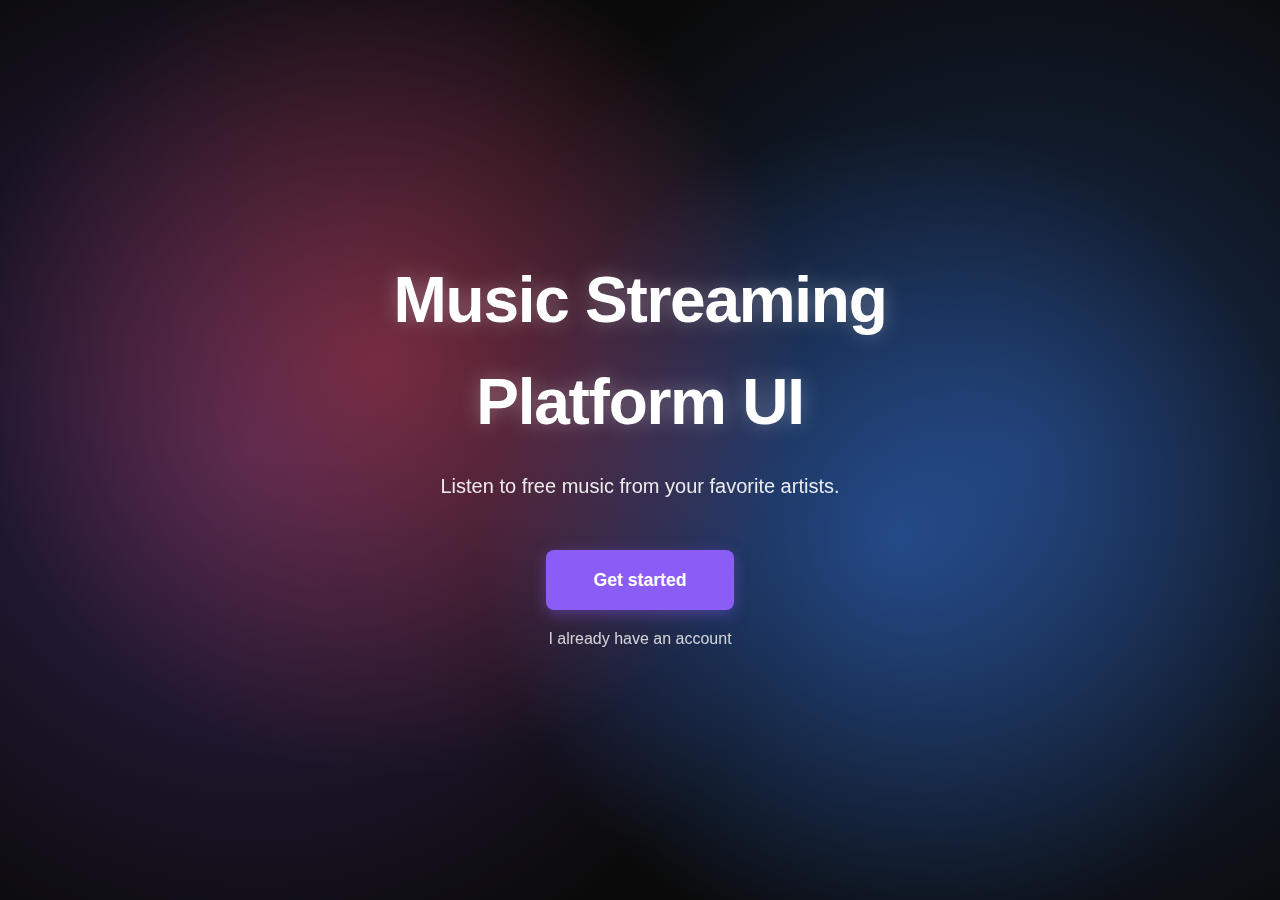
<file: index.html>
<!DOCTYPE html>
<html lang="en">
<head>
    <meta charset="UTF-8">
    <meta name="viewport" content="width=device-width, initial-scale=1.0">
    <title>Music Streaming Platform UI - Listen to free music</title>
    <link rel="stylesheet" href="styles/main.css">
    <link rel="stylesheet" href="styles/landing.css">
</head>
<body>
    <div class="landing-container">
        <div class="landing-background">
            <div class="neon-overlay"></div>
            <div class="background-image"></div>
        </div>
        
        <div class="landing-content">
            <h1 class="brand-name">Music Streaming Platform UI</h1>
            <p class="tagline">Listen to free music from your favorite artists.</p>
            
            <div class="cta-buttons">
                <a href="signup.html" class="btn-primary">Get started</a>
                <a href="home.html" class="btn-secondary">I already have an account</a>
            </div>
        </div>
    </div>
</body>
</html>
</file>
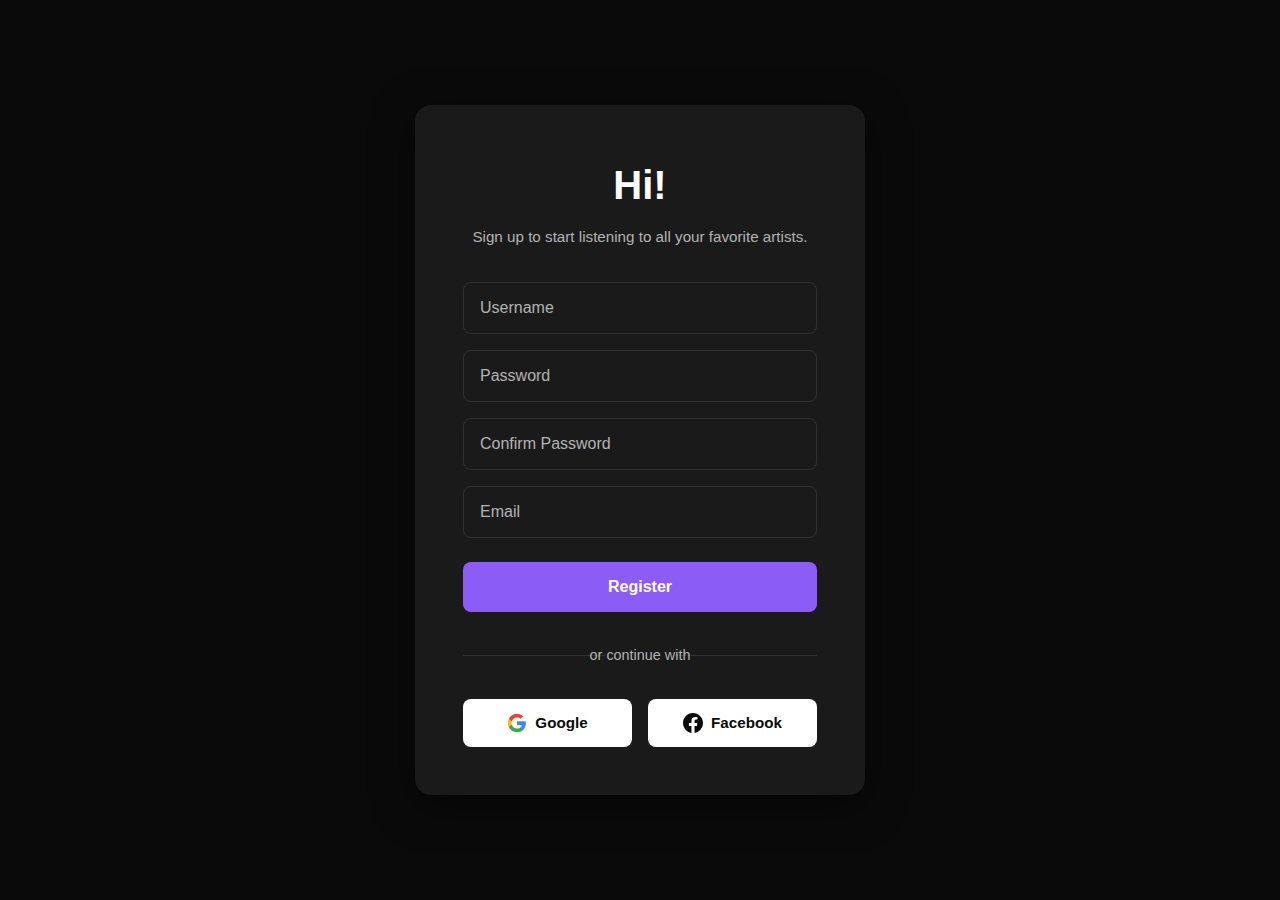
<file: signup.html>
<!DOCTYPE html>
<html lang="en">
<head>
    <meta charset="UTF-8">
    <meta name="viewport" content="width=device-width, initial-scale=1.0">
    <title>Sign Up - Music Streaming Platform UI</title>
    <link rel="stylesheet" href="styles/main.css">
    <link rel="stylesheet" href="styles/signup.css">
</head>
<body>
    <div class="signup-container">
        <div class="signup-card">
            <h1 class="greeting">Hi!</h1>
            <p class="signup-subtitle">Sign up to start listening to all your favorite artists.</p>
            
            <form class="signup-form" id="signupForm">
                <div class="form-group">
                    <input type="text" id="username" placeholder="Username" required>
                </div>
                
                <div class="form-group">
                    <input type="password" id="password" placeholder="Password" required>
                </div>
                
                <div class="form-group">
                    <input type="password" id="confirmPassword" placeholder="Confirm Password" required>
                </div>
                
                <div class="form-group">
                    <input type="email" id="email" placeholder="Email" required>
                </div>
                
                <button type="submit" class="btn-register">Register</button>
            </form>
            
            <div class="divider">
                <span>or continue with</span>
            </div>
            
            <div class="social-login">
                <button class="btn-social google">
                    <svg width="20" height="20" viewBox="0 0 24 24" fill="none">
                        <path d="M22.56 12.25c0-.78-.07-1.53-.2-2.25H12v4.26h5.92c-.26 1.37-1.04 2.53-2.21 3.31v2.77h3.57c2.08-1.92 3.28-4.74 3.28-8.09z" fill="#4285F4"/>
                        <path d="M12 23c2.97 0 5.46-.98 7.28-2.66l-3.57-2.77c-.98.66-2.23 1.06-3.71 1.06-2.86 0-5.29-1.93-6.16-4.53H2.18v2.84C3.99 20.53 7.7 23 12 23z" fill="#34A853"/>
                        <path d="M5.84 14.09c-.22-.66-.35-1.36-.35-2.09s.13-1.43.35-2.09V7.07H2.18C1.43 8.55 1 10.22 1 12s.43 3.45 1.18 4.93l2.85-2.22.81-.62z" fill="#FBBC05"/>
                        <path d="M12 5.38c1.62 0 3.06.56 4.21 1.64l3.15-3.15C17.45 2.09 14.97 1 12 1 7.7 1 3.99 3.47 2.18 7.07l3.66 2.84c.87-2.6 3.3-4.53 6.16-4.53z" fill="#EA4335"/>
                    </svg>
                    Google
                </button>
                <button class="btn-social facebook">
                    <svg width="20" height="20" viewBox="0 0 24 24" fill="currentColor">
                        <path d="M24 12.073c0-6.627-5.373-12-12-12s-12 5.373-12 12c0 5.99 4.388 10.954 10.125 11.854v-8.385H7.078v-3.47h3.047V9.43c0-3.007 1.792-4.669 4.533-4.669 1.312 0 2.686.235 2.686.235v2.953H15.83c-1.491 0-1.956.925-1.956 1.874v2.25h3.328l-.532 3.47h-2.796v8.385C19.612 23.027 24 18.062 24 12.073z"/>
                    </svg>
                    Facebook
                </button>
            </div>
        </div>
    </div>
    
    <script src="scripts/signup.js"></script>
</body>
</html>
</file>
<file: styles/main.css>
* {
    margin: 0;
    padding: 0;
    box-sizing: border-box;
}

:root {
    --bg-primary: #0a0a0a;
    --bg-secondary: #1a1a1a;
    --bg-tertiary: #2a2a2a;
    --text-primary: #ffffff;
    --text-secondary: #b3b3b3;
    --accent-purple: #8b5cf6;
    --accent-purple-dark: #6d28d9;
    --accent-purple-light: #a78bfa;
    --border-color: rgba(255, 255, 255, 0.1);
}

body {
    font-family: -apple-system, BlinkMacSystemFont, 'Segoe UI', Roboto, Oxygen, Ubuntu, Cantarell, sans-serif;
    background-color: var(--bg-primary);
    color: var(--text-primary);
    line-height: 1.6;
    overflow-x: hidden;
}

a {
    text-decoration: none;
    color: inherit;
}

button {
    border: none;
    background: none;
    cursor: pointer;
    font-family: inherit;
    color: inherit;
}

input {
    font-family: inherit;
    color: inherit;
}

/* Scrollbar Styling */
::-webkit-scrollbar {
    width: 8px;
}

::-webkit-scrollbar-track {
    background: var(--bg-primary);
}

::-webkit-scrollbar-thumb {
    background: var(--bg-tertiary);
    border-radius: 4px;
}

::-webkit-scrollbar-thumb:hover {
    background: #3a3a3a;
}
</file>
<file: styles/landing.css>
.landing-container {
    position: relative;
    width: 100vw;
    height: 100vh;
    display: flex;
    align-items: center;
    justify-content: center;
    overflow: hidden;
}

.landing-background {
    position: absolute;
    top: 0;
    left: 0;
    width: 100%;
    height: 100%;
    z-index: 0;
}

.background-image {
    position: absolute;
    top: 0;
    left: 0;
    width: 100%;
    height: 100%;
    background: linear-gradient(135deg, #1a0a2e 0%, #16213e 50%, #0f3460 100%);
    background-image: 
        radial-gradient(circle at 20% 50%, rgba(139, 92, 246, 0.3) 0%, transparent 50%),
        radial-gradient(circle at 80% 50%, rgba(59, 130, 246, 0.3) 0%, transparent 50%);
    background-size: cover;
    background-position: center;
}

.background-image::before {
    content: '';
    position: absolute;
    top: 0;
    left: 0;
    width: 100%;
    height: 100%;
    background-image: url('https://images.unsplash.com/photo-1493225457124-a3eb161ffa5f?w=1920');
    background-size: cover;
    background-position: center;
    opacity: 0.3;
    filter: blur(2px);
}

.neon-overlay {
    position: absolute;
    top: 0;
    left: 0;
    width: 100%;
    height: 100%;
    background: 
        radial-gradient(circle at 30% 40%, rgba(239, 68, 68, 0.4) 0%, transparent 40%),
        radial-gradient(circle at 70% 60%, rgba(59, 130, 246, 0.4) 0%, transparent 40%);
    animation: pulse 4s ease-in-out infinite;
    z-index: 1;
}

@keyframes pulse {
    0%, 100% {
        opacity: 0.6;
    }
    50% {
        opacity: 0.8;
    }
}

.landing-content {
    position: relative;
    z-index: 2;
    text-align: center;
    padding: 2rem;
    max-width: 600px;
}

.brand-name {
    font-size: 4rem;
    font-weight: 700;
    margin-bottom: 1rem;
    color: var(--text-primary);
    text-shadow: 0 0 20px rgba(255, 255, 255, 0.3);
    letter-spacing: -0.02em;
}

.tagline {
    font-size: 1.25rem;
    color: var(--text-primary);
    margin-bottom: 3rem;
    opacity: 0.9;
    font-weight: 300;
}

.cta-buttons {
    display: flex;
    flex-direction: column;
    gap: 1rem;
    align-items: center;
}

.btn-primary {
    background: var(--accent-purple);
    color: var(--text-primary);
    padding: 1rem 3rem;
    border-radius: 8px;
    font-size: 1.1rem;
    font-weight: 600;
    transition: all 0.3s ease;
    box-shadow: 0 4px 15px rgba(139, 92, 246, 0.4);
}

.btn-primary:hover {
    background: var(--accent-purple-dark);
    transform: translateY(-2px);
    box-shadow: 0 6px 20px rgba(139, 92, 246, 0.6);
}

.btn-secondary {
    color: var(--text-primary);
    font-size: 1rem;
    opacity: 0.8;
    transition: opacity 0.3s ease;
}

.btn-secondary:hover {
    opacity: 1;
    text-decoration: underline;
}

@media (max-width: 768px) {
    .brand-name {
        font-size: 2.5rem;
    }
    
    .tagline {
        font-size: 1rem;
    }
    
    .btn-primary {
        padding: 0.875rem 2rem;
        font-size: 1rem;
    }
}
</file>
<file: styles/signup.css>
.signup-container {
    min-height: 100vh;
    display: flex;
    align-items: center;
    justify-content: center;
    background: var(--bg-primary);
    padding: 2rem;
}

.signup-card {
    background: var(--bg-secondary);
    border-radius: 16px;
    padding: 3rem;
    width: 100%;
    max-width: 450px;
    box-shadow: 0 10px 40px rgba(0, 0, 0, 0.5);
}

.greeting {
    font-size: 2.5rem;
    font-weight: 700;
    margin-bottom: 0.5rem;
    text-align: center;
}

.signup-subtitle {
    text-align: center;
    color: var(--text-secondary);
    margin-bottom: 2rem;
    font-size: 0.95rem;
}

.signup-form {
    display: flex;
    flex-direction: column;
    gap: 1rem;
    margin-bottom: 2rem;
}

.form-group {
    position: relative;
}

.form-group input {
    width: 100%;
    padding: 1rem;
    background: transparent;
    border: 1px solid var(--border-color);
    border-radius: 8px;
    color: var(--text-primary);
    font-size: 1rem;
    transition: border-color 0.3s ease;
}

.form-group input:focus {
    outline: none;
    border-color: var(--accent-purple);
}

.form-group input::placeholder {
    color: var(--text-secondary);
}

.btn-register {
    background: var(--accent-purple);
    color: var(--text-primary);
    padding: 1rem;
    border-radius: 8px;
    font-size: 1rem;
    font-weight: 600;
    margin-top: 0.5rem;
    transition: all 0.3s ease;
}

.btn-register:hover {
    background: var(--accent-purple-dark);
    transform: translateY(-2px);
}

.divider {
    position: relative;
    text-align: center;
    margin: 2rem 0;
    color: var(--text-secondary);
    font-size: 0.9rem;
}

.divider::before,
.divider::after {
    content: '';
    position: absolute;
    top: 50%;
    width: 40%;
    height: 1px;
    background: var(--border-color);
}

.divider::before {
    left: 0;
}

.divider::after {
    right: 0;
}

.social-login {
    display: flex;
    gap: 1rem;
}

.btn-social {
    flex: 1;
    display: flex;
    align-items: center;
    justify-content: center;
    gap: 0.5rem;
    padding: 0.875rem;
    background: var(--text-primary);
    color: var(--bg-primary);
    border-radius: 8px;
    font-weight: 600;
    font-size: 0.95rem;
    transition: all 0.3s ease;
}

.btn-social:hover {
    transform: translateY(-2px);
    box-shadow: 0 4px 12px rgba(255, 255, 255, 0.2);
}

.btn-social svg {
    flex-shrink: 0;
}

@media (max-width: 480px) {
    .signup-card {
        padding: 2rem;
    }
    
    .social-login {
        flex-direction: column;
    }
}
</file>
